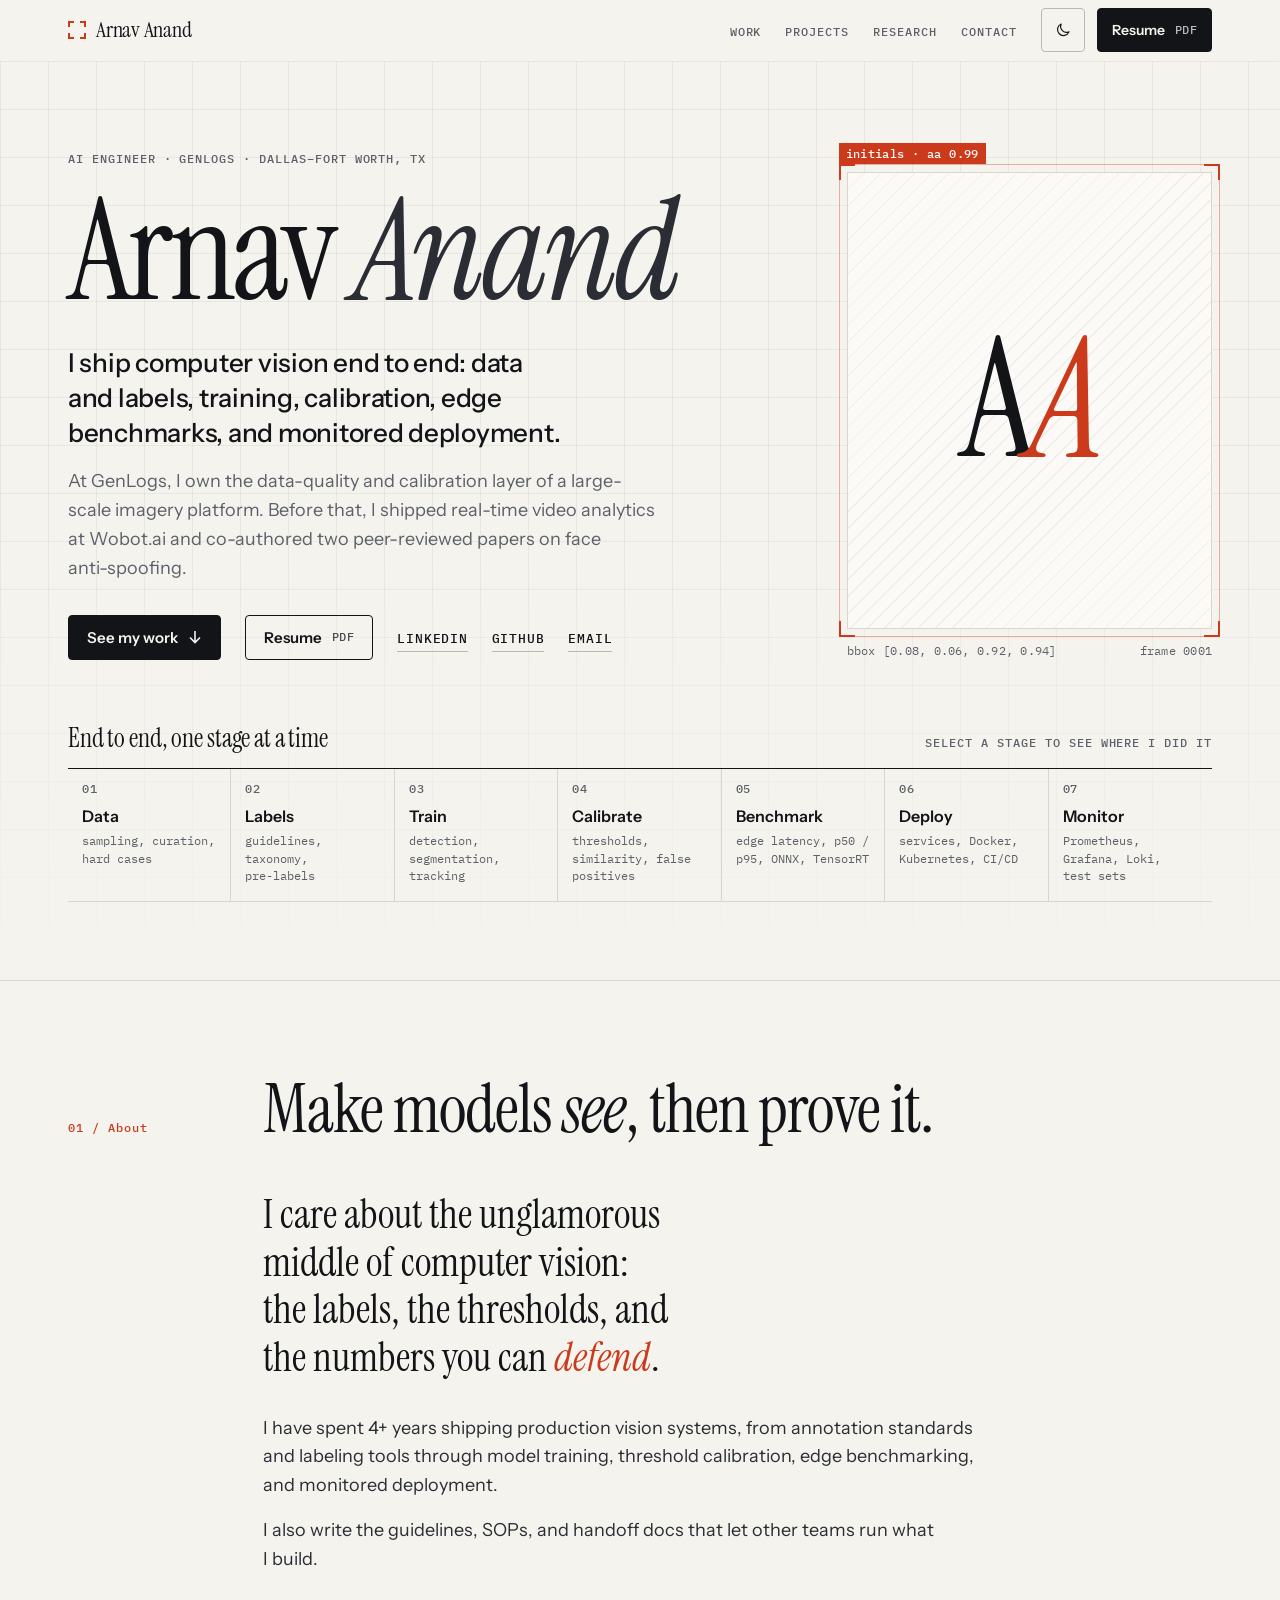
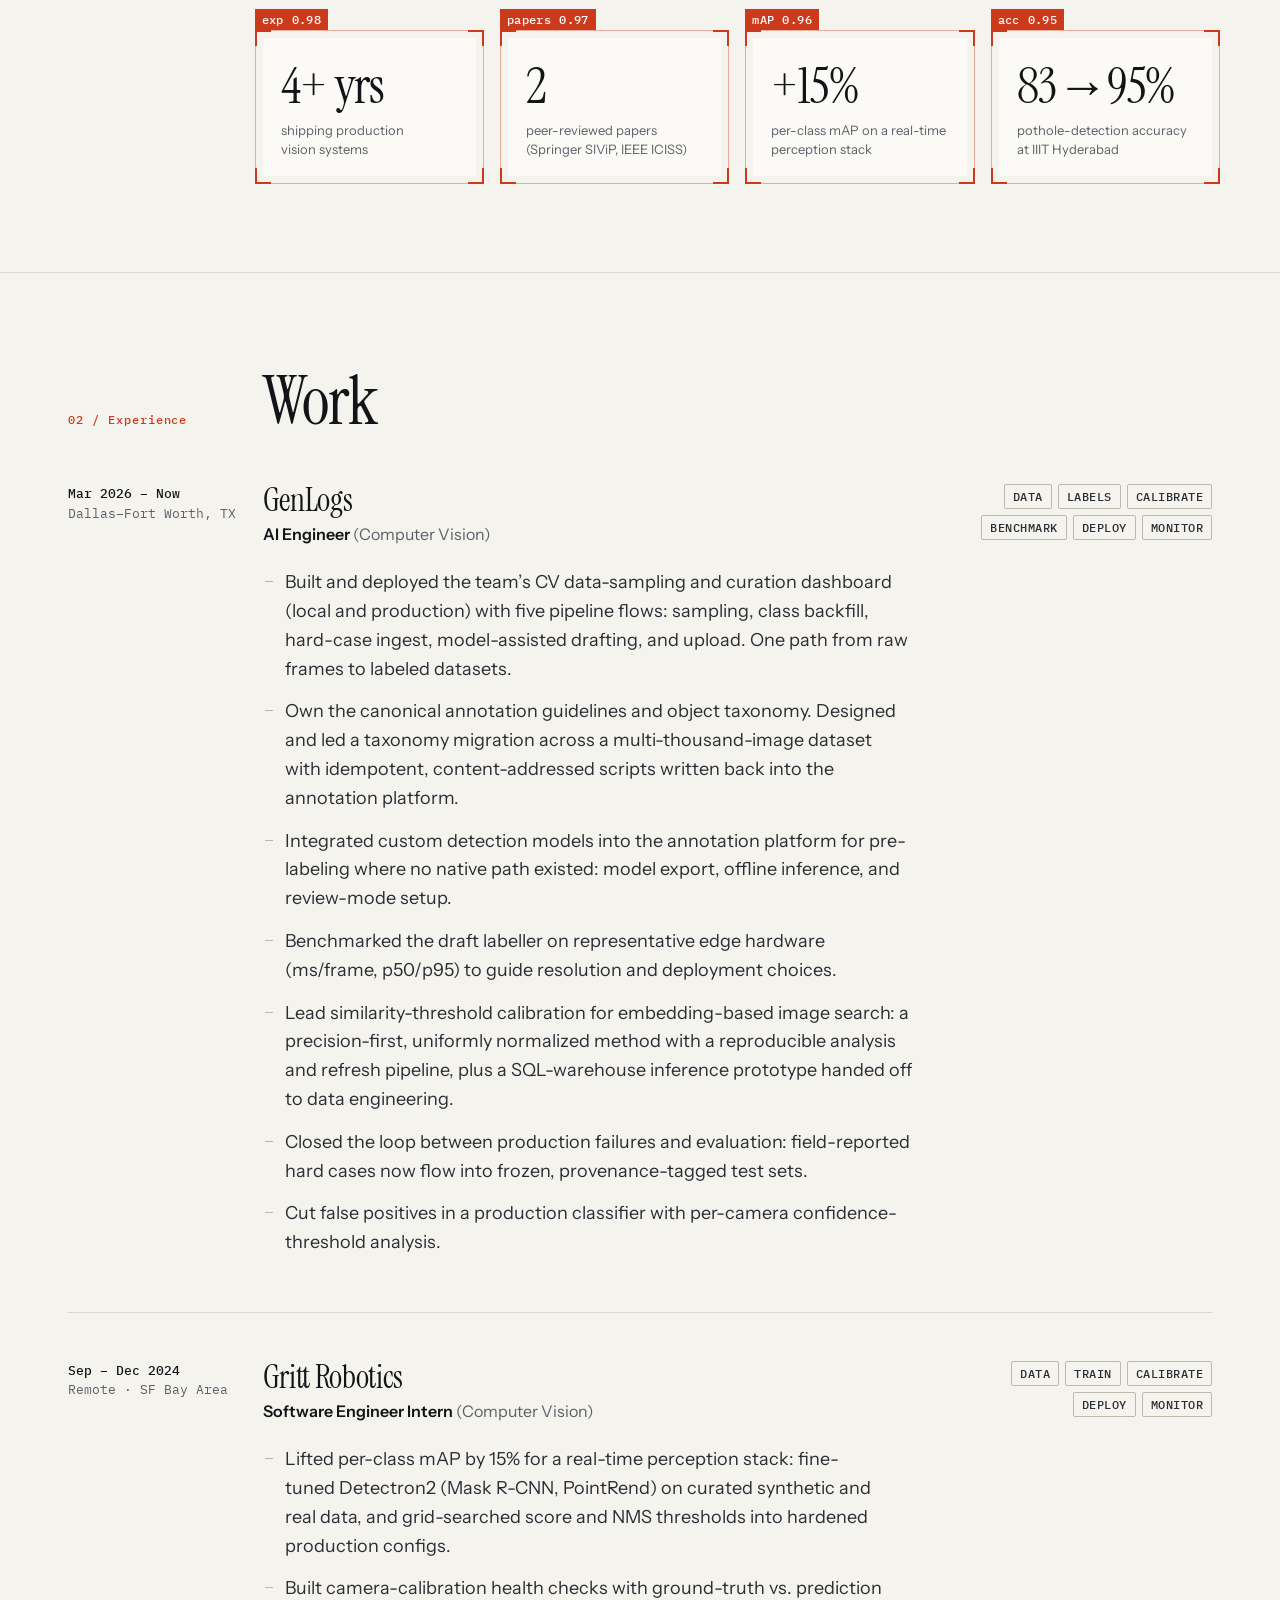
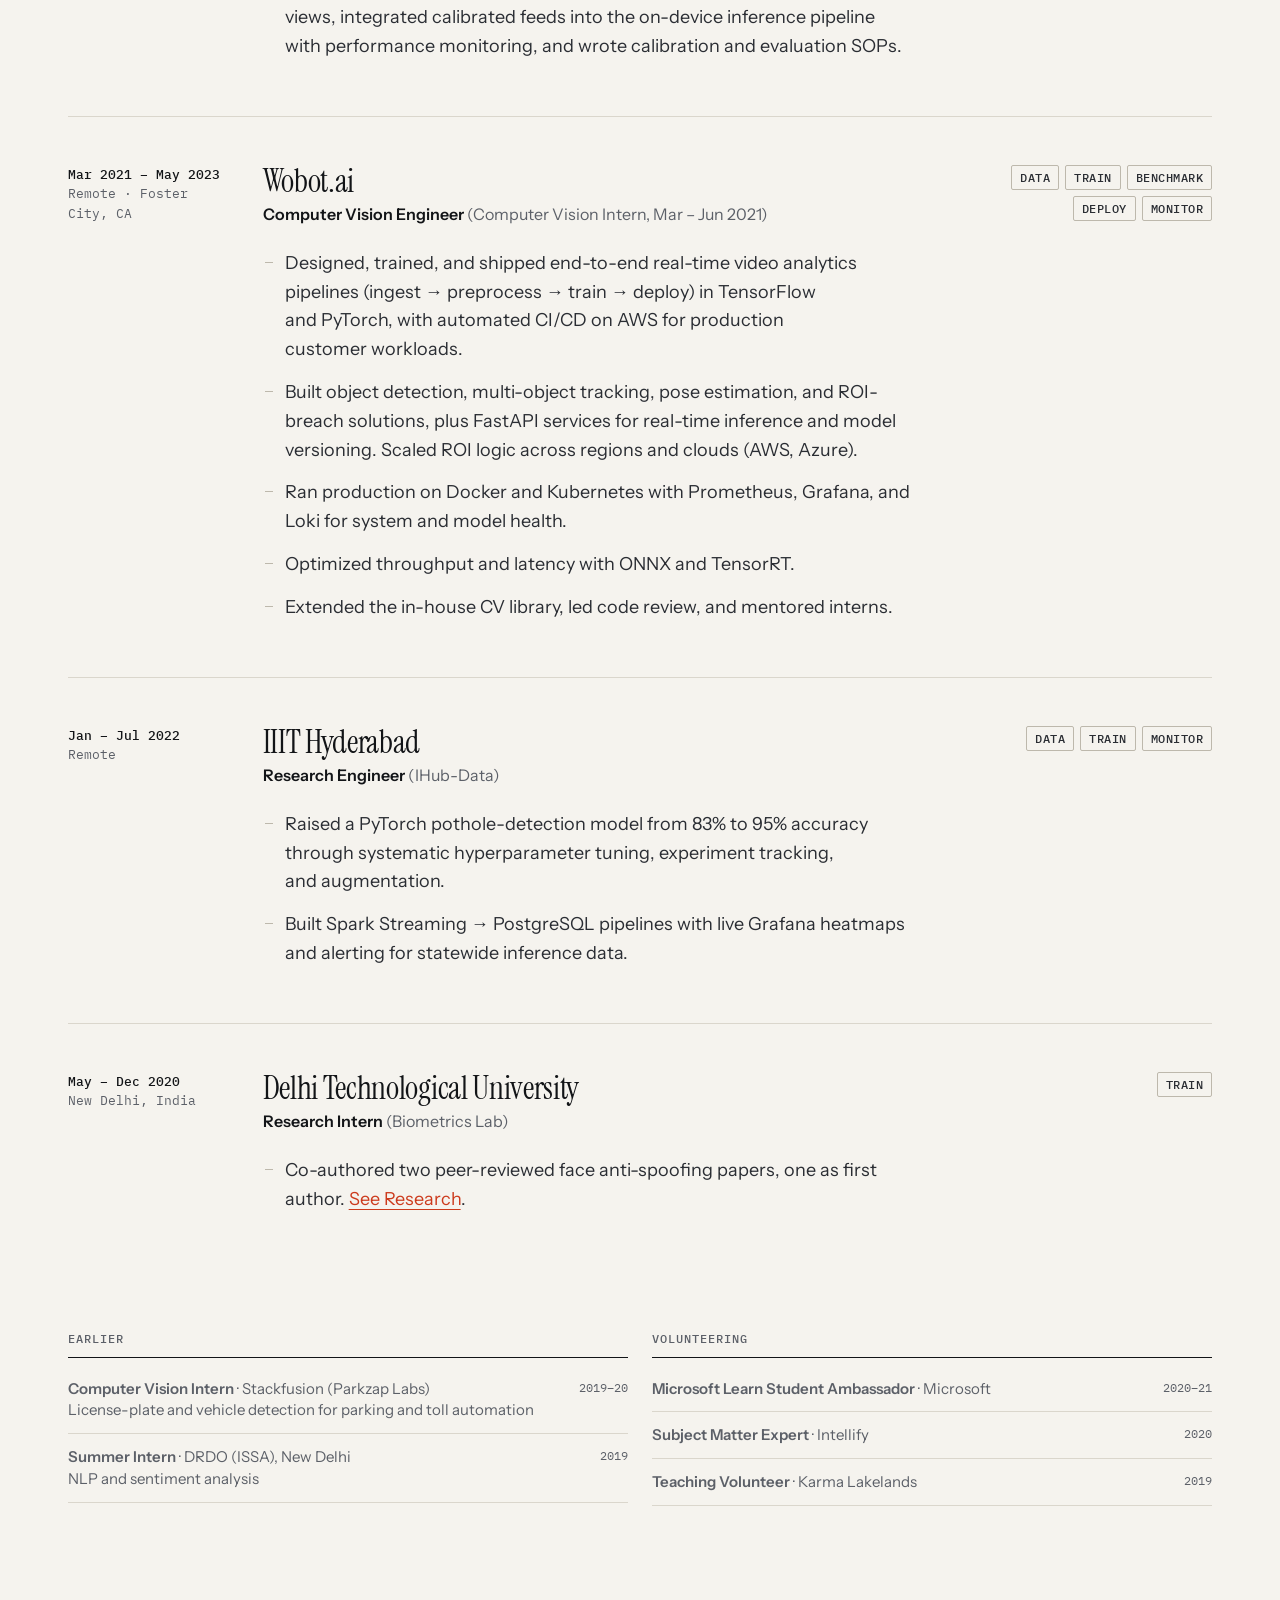
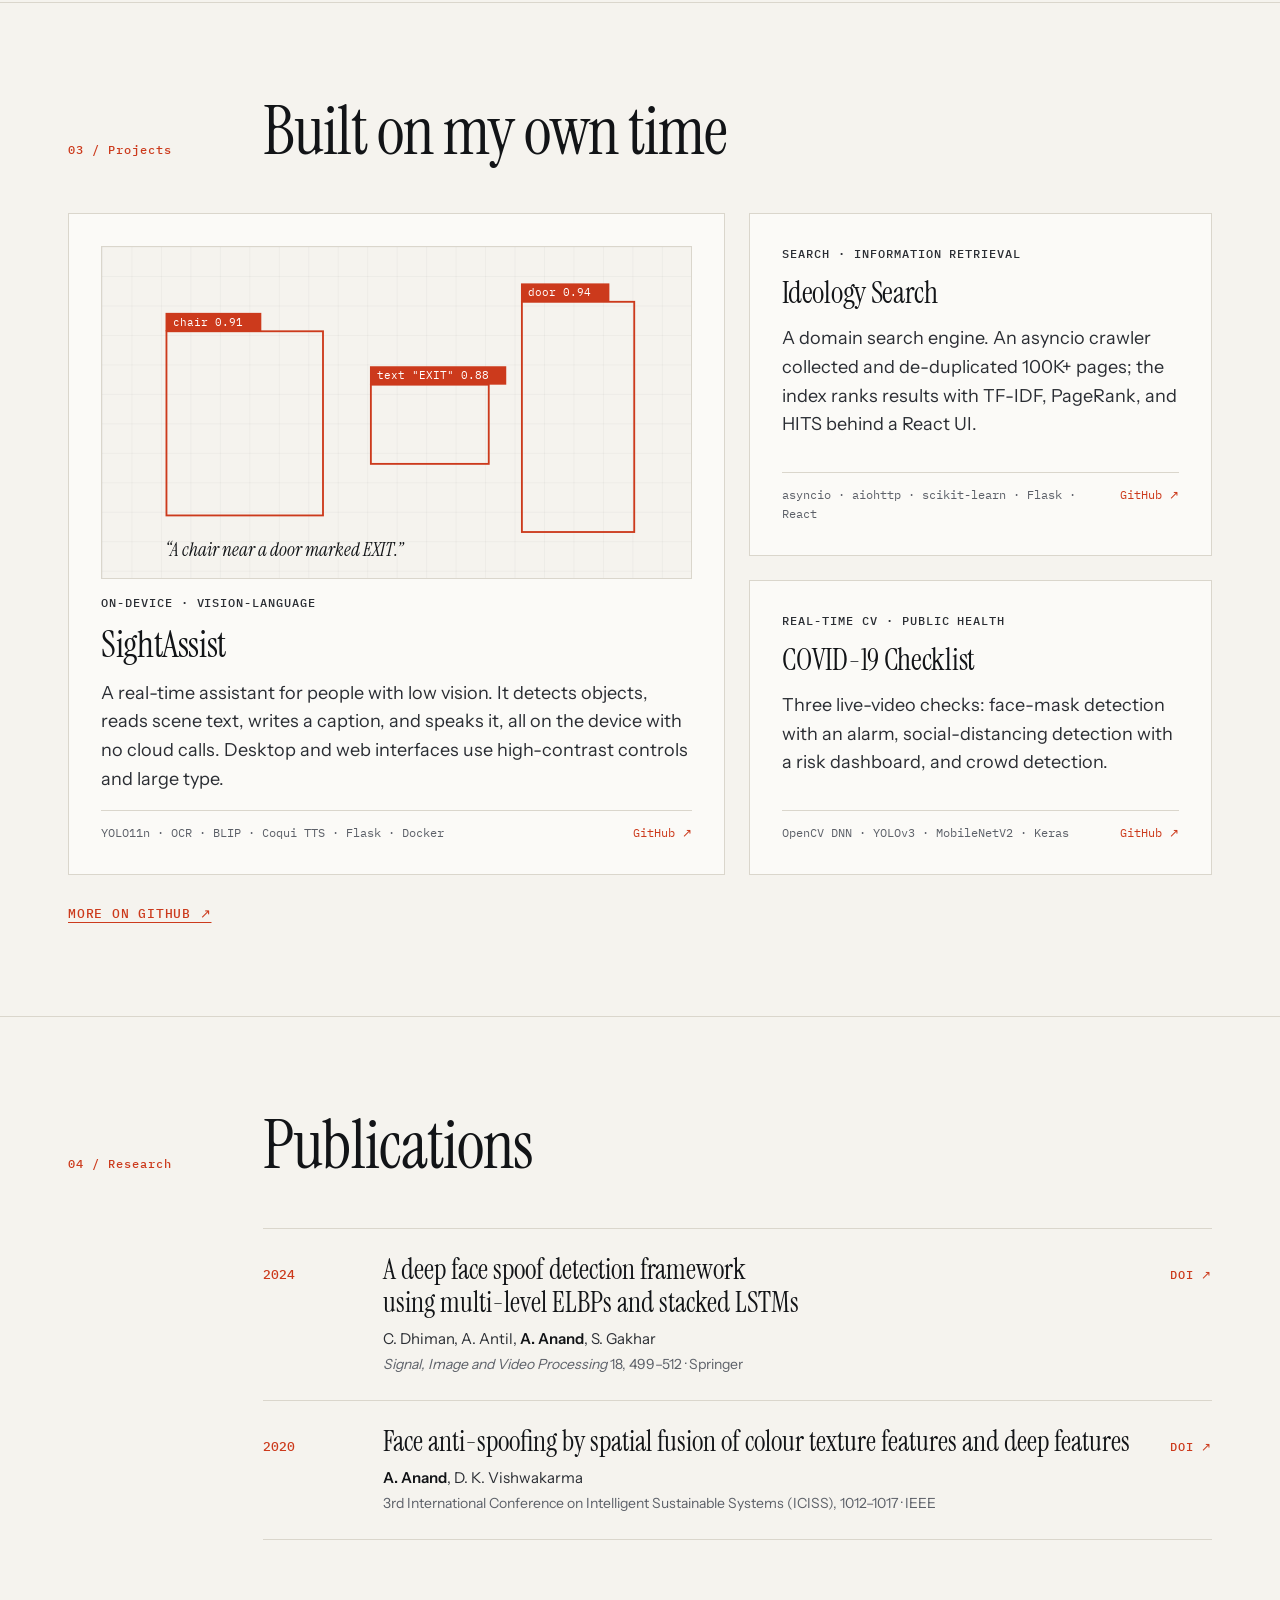
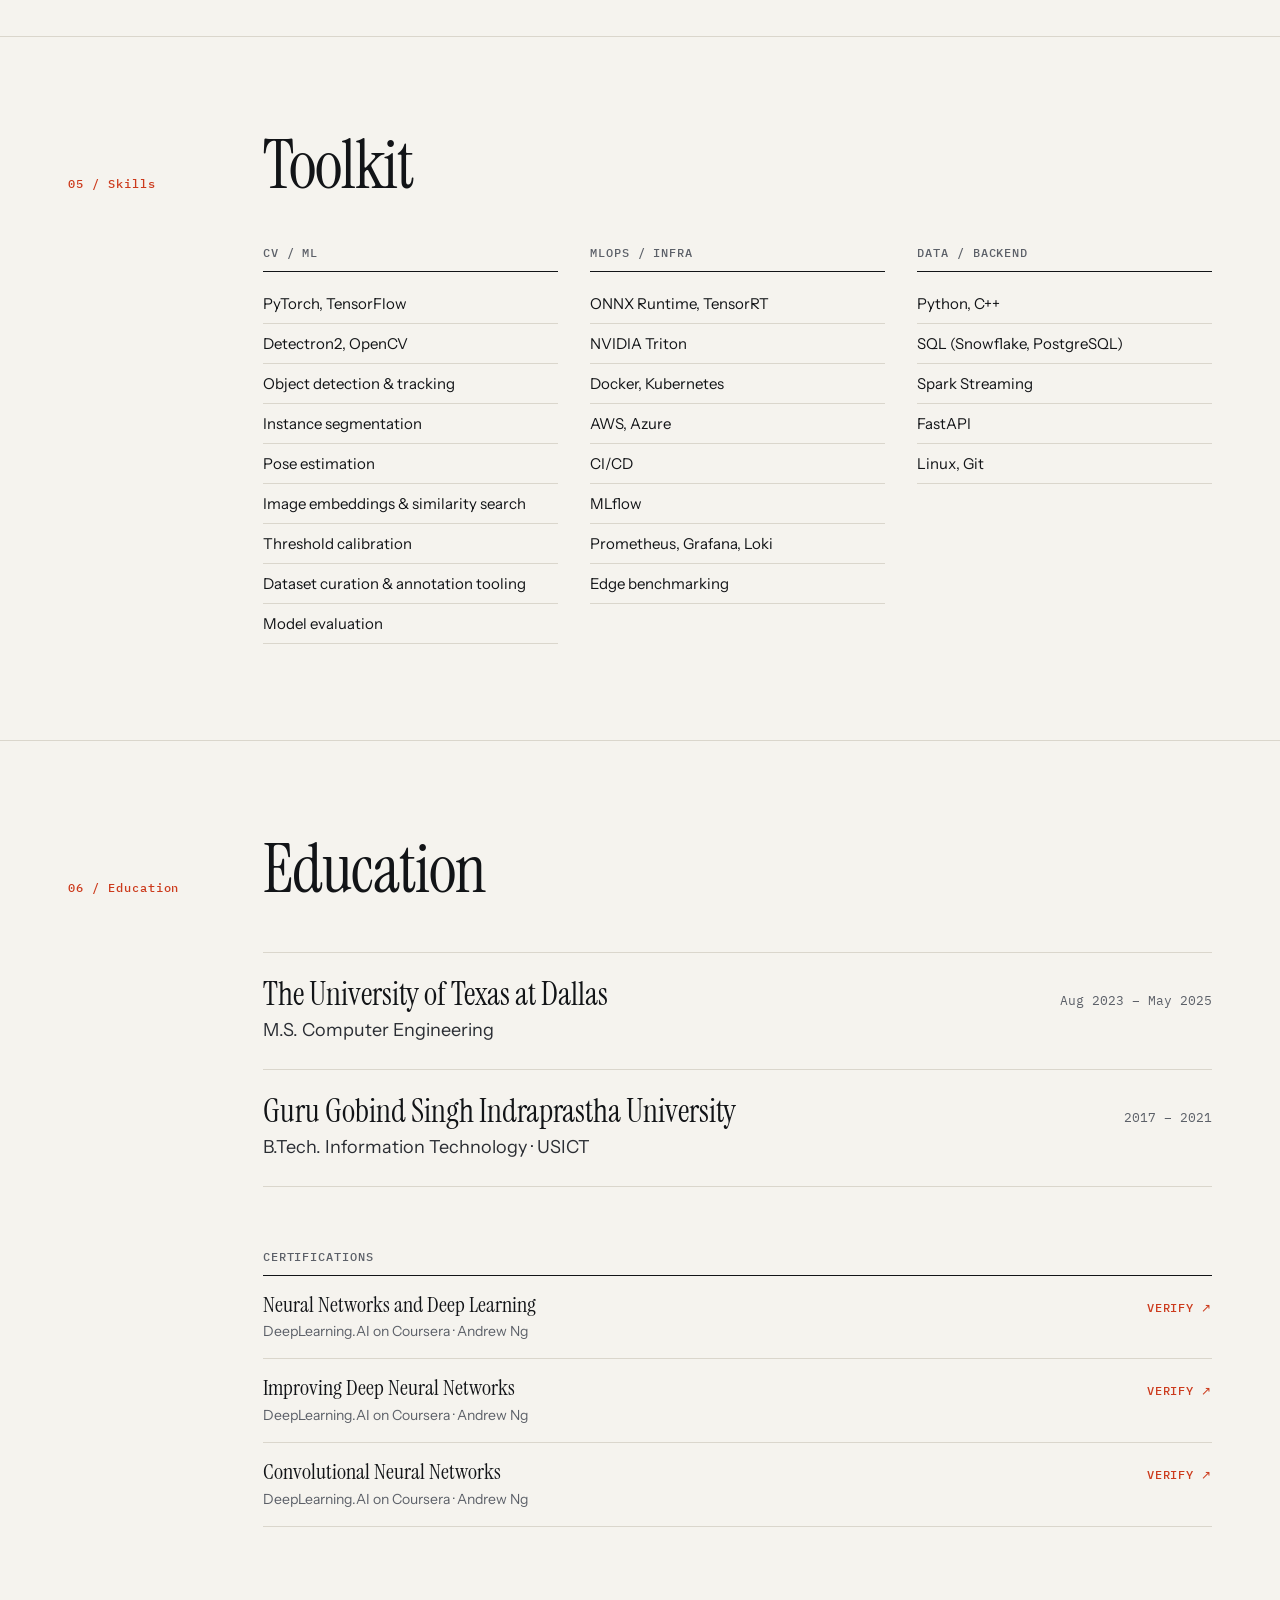
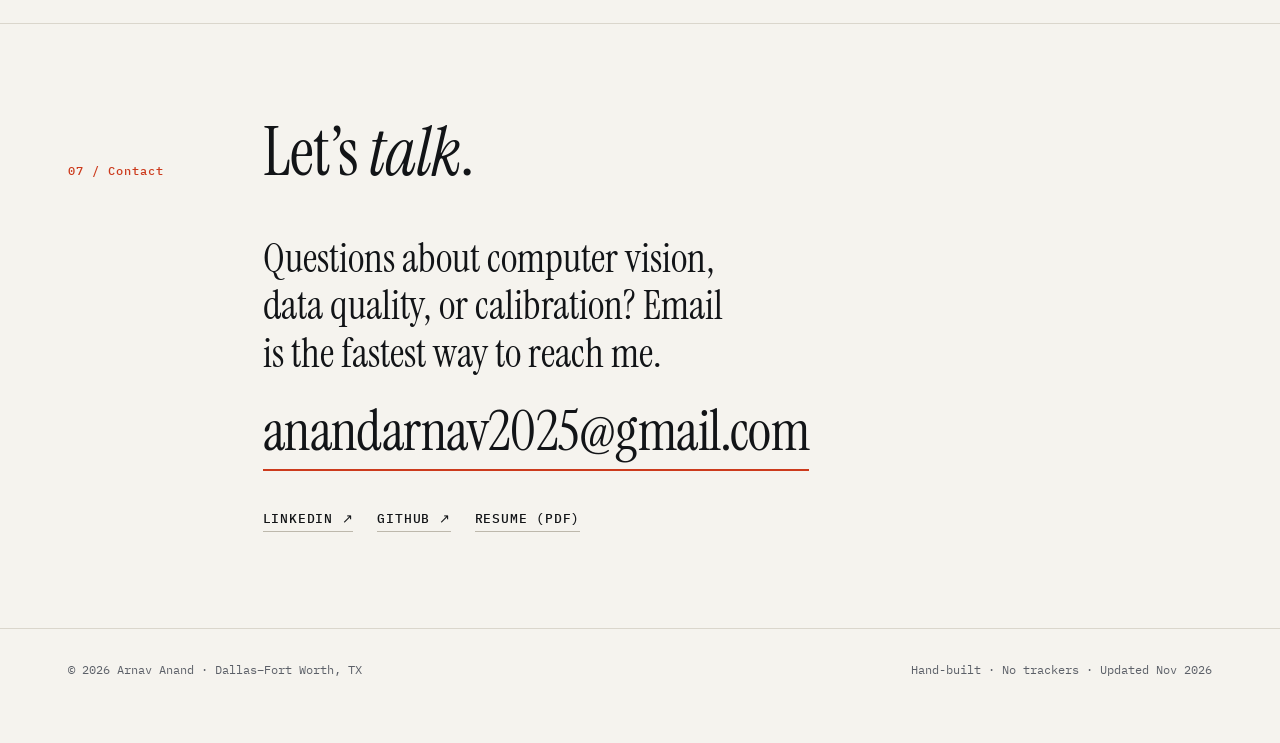
<file: index.html>
<!doctype html>
<html lang="en" class="no-js">
<head>
<meta charset="utf-8">
<meta name="viewport" content="width=device-width, initial-scale=1">
<title>Arnav Anand · AI Engineer (Computer Vision)</title>
<meta name="description" content="Arnav Anand is an AI engineer at GenLogs who ships computer vision end to end: data and labels, training, calibration, edge benchmarks, and monitored deployment.">
<link rel="canonical" href="https://argonarnav.github.io/">
<meta name="author" content="Arnav Anand">
<meta name="color-scheme" content="light dark">
<meta name="theme-color" content="#F5F3EE" media="(prefers-color-scheme: light)">
<meta name="theme-color" content="#0E1012" media="(prefers-color-scheme: dark)">

<meta property="og:type" content="profile">
<meta property="og:url" content="https://argonarnav.github.io/">
<meta property="og:site_name" content="Arnav Anand">
<meta property="og:title" content="Arnav Anand · AI Engineer (Computer Vision)">
<meta property="og:description" content="I ship computer vision end to end: data and labels, training, calibration, edge benchmarks, and monitored deployment.">
<meta property="og:image" content="https://argonarnav.github.io/assets/img/og-image.png">
<meta property="og:image:width" content="1200">
<meta property="og:image:height" content="630">
<meta property="og:image:alt" content="Arnav Anand, AI Engineer. I ship computer vision end to end.">
<meta property="profile:first_name" content="Arnav">
<meta property="profile:last_name" content="Anand">
<meta name="twitter:card" content="summary_large_image">
<meta name="twitter:title" content="Arnav Anand · AI Engineer (Computer Vision)">
<meta name="twitter:description" content="I ship computer vision end to end: data and labels, training, calibration, edge benchmarks, and monitored deployment.">
<meta name="twitter:image" content="https://argonarnav.github.io/assets/img/og-image.png">

<link rel="icon" href="/favicon.ico" sizes="32x32">
<link rel="icon" href="/assets/img/favicon.svg" type="image/svg+xml">
<link rel="apple-touch-icon" href="/assets/img/apple-touch-icon.png">

<link rel="preload" href="/assets/fonts/instrument-serif-400.woff2" as="font" type="font/woff2" crossorigin>
<link rel="preload" href="/assets/fonts/instrument-serif-400-italic.woff2" as="font" type="font/woff2" crossorigin>
<link rel="preload" href="/assets/fonts/instrument-sans-var.woff2" as="font" type="font/woff2" crossorigin>

<script>
  (function () {
    var r = document.documentElement;
    r.classList.remove('no-js'); r.classList.add('js');
    try { var t = localStorage.getItem('theme'); if (t === 'light' || t === 'dark') r.setAttribute('data-theme', t); } catch (e) {}
  })();
</script>
<link rel="stylesheet" href="/assets/css/site.css">
<script src="/assets/js/site.js" defer></script>

<script type="application/ld+json">
{
  "@context": "https://schema.org",
  "@type": "Person",
  "name": "Arnav Anand",
  "url": "https://argonarnav.github.io/",
  "jobTitle": "AI Engineer (Computer Vision)",
  "worksFor": { "@type": "Organization", "name": "GenLogs" },
  "alumniOf": [
    { "@type": "CollegeOrUniversity", "name": "The University of Texas at Dallas" },
    { "@type": "CollegeOrUniversity", "name": "Guru Gobind Singh Indraprastha University" }
  ],
  "address": { "@type": "PostalAddress", "addressLocality": "Dallas–Fort Worth", "addressRegion": "TX", "addressCountry": "US" },
  "email": "mailto:anandarnav2025@gmail.com",
  "sameAs": [
    "https://www.linkedin.com/in/arnav-anand-a6797714b/",
    "https://github.com/ArgonArnav"
  ],
  "knowsAbout": ["Computer vision", "Machine learning", "Object detection", "Annotation and data quality", "Threshold calibration", "Edge benchmarking", "MLOps"]
}
</script>
</head>
<body>
<a class="skip" href="#main">Skip to content</a>

<header class="site-header">
  <div class="wrap">
    <a class="wordmark" href="#top" aria-label="Arnav Anand, back to top">
      <svg viewBox="0 0 18 18" fill="none" aria-hidden="true"><path d="M1 6V1h5M12 1h5v5M17 12v5h-5M6 17H1v-5" stroke="currentColor" stroke-width="2"/></svg>
      Arnav Anand
    </a>
    <nav class="nav" aria-label="Main">
      <ul class="nav-links" id="nav-links">
        <li><a href="#work">Work</a></li>
        <li><a href="#projects">Projects</a></li>
        <li><a href="#research">Research</a></li>
        <li><a href="#contact">Contact</a></li>
        <li class="nav-resume"><a href="/Arnav_Anand_Resume.pdf">Resume (PDF)</a></li>
      </ul>
      <div class="nav-tools">
        <button class="icon-btn theme-toggle" type="button" aria-label="Switch color theme">
          <svg class="i-moon" viewBox="0 0 24 24" fill="none" aria-hidden="true"><path d="M20 14.5A8 8 0 0 1 9.5 4a8 8 0 1 0 10.5 10.5Z" stroke="currentColor" stroke-width="1.6" stroke-linejoin="round"/></svg>
          <svg class="i-sun" viewBox="0 0 24 24" fill="none" aria-hidden="true"><circle cx="12" cy="12" r="4" stroke="currentColor" stroke-width="1.6"/><path d="M12 2v2M12 20v2M2 12h2M20 12h2M4.9 4.9l1.4 1.4M17.7 17.7l1.4 1.4M4.9 19.1l1.4-1.4M17.7 6.3l1.4-1.4" stroke="currentColor" stroke-width="1.6" stroke-linecap="round"/></svg>
        </button>
        <a class="btn btn-primary btn-sm btn-resume" href="/Arnav_Anand_Resume.pdf">Resume <span class="k">PDF</span></a>
        <button class="icon-btn menu-btn" type="button" aria-expanded="false" aria-controls="nav-links" aria-label="Open menu">
          <svg class="i-menu" viewBox="0 0 24 24" fill="none" aria-hidden="true"><path d="M4 7h16M4 12h16M4 17h16" stroke="currentColor" stroke-width="1.6"/></svg>
          <svg class="i-close" viewBox="0 0 24 24" fill="none" aria-hidden="true"><path d="M6 6l12 12M18 6 6 18" stroke="currentColor" stroke-width="1.6"/></svg>
        </button>
      </div>
    </nav>
  </div>
</header>

<main id="main">
<!-- ============ HERO ============ -->
<section class="hero" id="top" aria-labelledby="hero-name">
  <div class="wrap hero-grid">
    <div class="hero-copy">
      <p class="overline">AI Engineer · GenLogs · Dallas–Fort Worth, TX</p>
      <h1 class="name" id="hero-name">Arnav <em>Anand</em></h1>
      <p class="statement">I ship computer vision end to end: data and labels, training, calibration, edge benchmarks, and monitored deployment.</p>
      <p class="sub">At GenLogs, I own the data-quality and calibration layer of a large-scale imagery platform. Before that, I shipped real-time video analytics at Wobot.ai and co-authored two peer-reviewed papers on face anti-spoofing.</p>
      <div class="cta">
        <a class="btn btn-primary" href="#work">See my work <svg width="14" height="14" viewBox="0 0 14 14" fill="none" aria-hidden="true"><path d="M7 1v11M2 7.5 7 12.5l5-5" stroke="currentColor" stroke-width="1.6"/></svg></a>
        <a class="btn btn-secondary" href="/Arnav_Anand_Resume.pdf">Resume <span class="k">PDF</span></a>
        <ul class="links" aria-label="Profiles">
          <li><a href="https://www.linkedin.com/in/arnav-anand-a6797714b/" rel="me noopener">LinkedIn</a></li>
          <li><a href="https://github.com/ArgonArnav" rel="me noopener">GitHub</a></li>
          <li><a href="mailto:anandarnav2025@gmail.com">Email</a></li>
        </ul>
      </div>
    </div>
    <figure class="hero-figure">
      <div class="det js-det">
        <span class="det-label" aria-hidden="true">initials · aa <span class="conf" data-conf="0.99">0.99</span></span>
        <div class="frame">
          <div class="monogram" aria-hidden="true"><span>A<em>A</em></span></div>
        </div>
      </div>
      <figcaption class="frame-cap" aria-hidden="true"><span>bbox [0.08, 0.06, 0.92, 0.94]</span><span>frame 0001</span></figcaption>
    </figure>
  </div>

  <div class="wrap pipe">
    <div class="pipe-head">
      <h2>End to end, one stage at a time</h2>
      <span class="overline">Select a stage to see where I did it</span>
    </div>
    <ol class="pipe-list">
      <li><button class="stage" type="button" aria-pressed="false" data-stage="data"><span class="i">01</span><span class="t">Data</span><span class="d">sampling, curation, hard cases</span></button></li>
      <li><button class="stage" type="button" aria-pressed="false" data-stage="labels"><span class="i">02</span><span class="t">Labels</span><span class="d">guidelines, taxonomy, pre-labels</span></button></li>
      <li><button class="stage" type="button" aria-pressed="false" data-stage="train"><span class="i">03</span><span class="t">Train</span><span class="d">detection, segmentation, tracking</span></button></li>
      <li><button class="stage" type="button" aria-pressed="false" data-stage="calibrate"><span class="i">04</span><span class="t">Calibrate</span><span class="d">thresholds, similarity, false positives</span></button></li>
      <li><button class="stage" type="button" aria-pressed="false" data-stage="benchmark"><span class="i">05</span><span class="t">Benchmark</span><span class="d">edge latency, p50 / p95, ONNX, TensorRT</span></button></li>
      <li><button class="stage" type="button" aria-pressed="false" data-stage="deploy"><span class="i">06</span><span class="t">Deploy</span><span class="d">services, Docker, Kubernetes, CI/CD</span></button></li>
      <li><button class="stage" type="button" aria-pressed="false" data-stage="monitor"><span class="i">07</span><span class="t">Monitor</span><span class="d">Prometheus, Grafana, Loki, test sets</span></button></li>
    </ol>
    <p class="pipe-note" id="pipe-note" role="status" aria-live="polite"></p>
  </div>
</section>

<!-- ============ 01 ABOUT ============ -->
<section class="sec" id="about" aria-labelledby="about-title">
  <div class="wrap">
    <div class="sec-head"><span class="num">01 / About</span><h2 id="about-title">Make models <em>see</em>, then prove it.</h2></div>
    <div class="sec-body">
      <div>
        <p class="lede">I care about the unglamorous middle of computer vision: the labels, the thresholds, and the numbers you can <em>defend</em>.</p>
        <div class="about-text">
          <p>I have spent 4+ years shipping production vision systems, from annotation standards and labeling tools through model training, threshold calibration, edge benchmarking, and monitored deployment.</p>
          <p>I also write the guidelines, SOPs, and handoff docs that let other teams run what I build.</p>
        </div>
        <ul class="metrics">
          <li class="metric det js-det"><span class="det-label" aria-hidden="true">exp <span class="conf" data-conf="0.98">0.98</span></span><div class="v">4+ yrs</div><div class="k">shipping production vision systems</div></li>
          <li class="metric det js-det"><span class="det-label" aria-hidden="true">papers <span class="conf" data-conf="0.97">0.97</span></span><div class="v">2</div><div class="k">peer-reviewed papers (Springer SIViP, IEEE ICISS)</div></li>
          <li class="metric det js-det"><span class="det-label" aria-hidden="true">mAP <span class="conf" data-conf="0.96">0.96</span></span><div class="v">+15%</div><div class="k">per-class mAP on a real-time perception stack</div></li>
          <li class="metric det js-det"><span class="det-label" aria-hidden="true">acc <span class="conf" data-conf="0.95">0.95</span></span><div class="v">83→95%</div><div class="k">pothole-detection accuracy at IIIT Hyderabad</div></li>
        </ul>
      </div>
    </div>
  </div>
</section>

<!-- ============ 02 EXPERIENCE ============ -->
<section class="sec" id="work" aria-labelledby="work-title">
  <div class="wrap">
    <div class="sec-head"><span class="num">02 / Experience</span><h2 id="work-title">Work</h2></div>
    <div class="filter-status" id="filter-status" hidden>
      <span id="filter-text"></span>
      <button class="chip" type="button" id="filter-clear">Clear ×</button>
    </div>
    <ol class="tl">
      <li class="job">
        <div class="when"><b>Mar 2026 – Now</b>Dallas–Fort Worth, TX</div>
        <div class="what">
          <h3>GenLogs</h3>
          <p class="role">AI Engineer <span>(Computer Vision)</span></p>
          <ul class="bullets">
            <li data-stages="data deploy">Built and deployed the team’s CV data-sampling and curation dashboard (local and production) with five pipeline flows: sampling, class backfill, hard-case ingest, model-assisted drafting, and upload. One path from raw frames to labeled datasets.</li>
            <li data-stages="labels">Own the canonical annotation guidelines and object taxonomy. Designed and led a taxonomy migration across a multi-thousand-image dataset with idempotent, content-addressed scripts written back into the annotation platform.</li>
            <li data-stages="labels deploy">Integrated custom detection models into the annotation platform for pre-labeling where no native path existed: model export, offline inference, and review-mode setup.</li>
            <li data-stages="benchmark">Benchmarked the draft labeller on representative edge hardware (ms/frame, p50/p95) to guide resolution and deployment choices.</li>
            <li data-stages="calibrate">Lead similarity-threshold calibration for embedding-based image search: a precision-first, uniformly normalized method with a reproducible analysis and refresh pipeline, plus a SQL-warehouse inference prototype handed off to data engineering.</li>
            <li data-stages="data monitor">Closed the loop between production failures and evaluation: field-reported hard cases now flow into frozen, provenance-tagged test sets.</li>
            <li data-stages="calibrate monitor">Cut false positives in a production classifier with per-camera confidence-threshold analysis.</li>
          </ul>
        </div>
        <div class="tags"><span class="chip" data-stage="data">Data</span><span class="chip" data-stage="labels">Labels</span><span class="chip" data-stage="calibrate">Calibrate</span><span class="chip" data-stage="benchmark">Benchmark</span><span class="chip" data-stage="deploy">Deploy</span><span class="chip" data-stage="monitor">Monitor</span></div>
      </li>

      <li class="job">
        <div class="when"><b>Sep – Dec 2024</b>Remote · SF Bay Area</div>
        <div class="what">
          <h3>Gritt Robotics</h3>
          <p class="role">Software Engineer Intern <span>(Computer Vision)</span></p>
          <ul class="bullets">
            <li data-stages="data train calibrate">Lifted per-class mAP by 15% for a real-time perception stack: fine-tuned Detectron2 (Mask R-CNN, PointRend) on curated synthetic and real data, and grid-searched score and NMS thresholds into hardened production configs.</li>
            <li data-stages="deploy monitor">Built camera-calibration health checks with ground-truth vs. prediction views, integrated calibrated feeds into the on-device inference pipeline with performance monitoring, and wrote calibration and evaluation SOPs.</li>
          </ul>
        </div>
        <div class="tags"><span class="chip" data-stage="data">Data</span><span class="chip" data-stage="train">Train</span><span class="chip" data-stage="calibrate">Calibrate</span><span class="chip" data-stage="deploy">Deploy</span><span class="chip" data-stage="monitor">Monitor</span></div>
      </li>

      <li class="job">
        <div class="when"><b>Mar 2021 – May 2023</b>Remote · Foster City, CA</div>
        <div class="what">
          <h3>Wobot.ai</h3>
          <p class="role">Computer Vision Engineer <span>(Computer Vision Intern, Mar – Jun 2021)</span></p>
          <ul class="bullets">
            <li data-stages="data train deploy">Designed, trained, and shipped end-to-end real-time video analytics pipelines (ingest → preprocess → train → deploy) in TensorFlow and PyTorch, with automated CI/CD on AWS for production customer workloads.</li>
            <li data-stages="train deploy">Built object detection, multi-object tracking, pose estimation, and ROI-breach solutions, plus FastAPI services for real-time inference and model versioning. Scaled ROI logic across regions and clouds (AWS, Azure).</li>
            <li data-stages="deploy monitor">Ran production on Docker and Kubernetes with Prometheus, Grafana, and Loki for system and model health.</li>
            <li data-stages="benchmark">Optimized throughput and latency with ONNX and TensorRT.</li>
            <li>Extended the in-house CV library, led code review, and mentored interns.</li>
          </ul>
        </div>
        <div class="tags"><span class="chip" data-stage="data">Data</span><span class="chip" data-stage="train">Train</span><span class="chip" data-stage="benchmark">Benchmark</span><span class="chip" data-stage="deploy">Deploy</span><span class="chip" data-stage="monitor">Monitor</span></div>
      </li>

      <li class="job">
        <div class="when"><b>Jan – Jul 2022</b>Remote</div>
        <div class="what">
          <h3>IIIT Hyderabad</h3>
          <p class="role">Research Engineer <span>(IHub-Data)</span></p>
          <ul class="bullets">
            <li data-stages="train">Raised a PyTorch pothole-detection model from 83% to 95% accuracy through systematic hyperparameter tuning, experiment tracking, and augmentation.</li>
            <li data-stages="data monitor">Built Spark Streaming → PostgreSQL pipelines with live Grafana heatmaps and alerting for statewide inference data.</li>
          </ul>
        </div>
        <div class="tags"><span class="chip" data-stage="data">Data</span><span class="chip" data-stage="train">Train</span><span class="chip" data-stage="monitor">Monitor</span></div>
      </li>

      <li class="job">
        <div class="when"><b>May – Dec 2020</b>New Delhi, India</div>
        <div class="what">
          <h3>Delhi Technological University</h3>
          <p class="role">Research Intern <span>(Biometrics Lab)</span></p>
          <ul class="bullets">
            <li data-stages="train">Co-authored two peer-reviewed face anti-spoofing papers, one as first author. <a class="tlink" href="#research">See Research</a>.</li>
          </ul>
        </div>
        <div class="tags"><span class="chip" data-stage="train">Train</span></div>
      </li>
    </ol>

    <div class="mini">
      <div class="mini-col">
        <h3>Earlier</h3>
        <ul>
          <li><span><b>Computer Vision Intern</b> · Stackfusion (Parkzap Labs) <br><span>License-plate and vehicle detection for parking and toll automation</span></span><span class="yr">2019–20</span></li>
          <li><span><b>Summer Intern</b> · DRDO (ISSA), New Delhi <br><span>NLP and sentiment analysis</span></span><span class="yr">2019</span></li>
        </ul>
      </div>
      <div class="mini-col">
        <h3>Volunteering</h3>
        <ul>
          <li><span><b>Microsoft Learn Student Ambassador</b> · Microsoft</span><span class="yr">2020–21</span></li>
          <li><span><b>Subject Matter Expert</b> · Intellify</span><span class="yr">2020</span></li>
          <li><span><b>Teaching Volunteer</b> · Karma Lakelands</span><span class="yr">2019</span></li>
        </ul>
      </div>
    </div>
  </div>
</section>

<!-- ============ 03 PROJECTS ============ -->
<section class="sec" id="projects" aria-labelledby="projects-title">
  <div class="wrap">
    <div class="sec-head"><span class="num">03 / Projects</span><h2 id="projects-title">Built on my own time</h2></div>
    <div class="projects">
      <article class="proj lg">
        <div class="viz" aria-hidden="true">
          <svg viewBox="0 0 640 360" preserveAspectRatio="xMidYMid slice">
            <defs><pattern id="pgrid" width="32" height="32" patternUnits="userSpaceOnUse"><path d="M32 0H0V32" fill="none" stroke="currentColor" stroke-opacity=".08"/></pattern></defs>
            <rect width="640" height="360" fill="url(#pgrid)"/>
            <g fill="none" stroke="var(--accent)" stroke-width="2"><rect x="70" y="92" width="170" height="200"/><rect x="292" y="150" width="128" height="86"/><rect x="456" y="60" width="122" height="250"/></g>
            <g font-family="IBM Plex Mono, monospace" font-size="12" fill="var(--on-accent)">
              <rect x="69" y="72" width="104" height="20" fill="var(--accent)"/><text x="77" y="86">chair 0.91</text>
              <rect x="291" y="130" width="148" height="20" fill="var(--accent)"/><text x="299" y="144">text "EXIT" 0.88</text>
              <rect x="455" y="40" width="96" height="20" fill="var(--accent)"/><text x="463" y="54">door 0.94</text>
            </g>
            <text x="70" y="336" font-family="Instrument Serif, Georgia, serif" font-style="italic" font-size="21" fill="currentColor">“A chair near a door marked EXIT.”</text>
          </svg>
        </div>
        <p class="overline">On-device · vision-language</p>
        <h3><a href="https://github.com/ArgonArnav/SightAssist" rel="noopener">SightAssist</a></h3>
        <p>A real-time assistant for people with low vision. It detects objects, reads scene text, writes a caption, and speaks it, all on the device with no cloud calls. Desktop and web interfaces use high-contrast controls and large type.</p>
        <div class="spec"><span>YOLO11n · OCR · BLIP · Coqui TTS · Flask · Docker</span><span class="go" aria-hidden="true">GitHub ↗</span></div>
      </article>
      <article class="proj sm">
        <p class="overline">Search · information retrieval</p>
        <h3><a href="https://github.com/ArgonArnav/Ideology-Search" rel="noopener">Ideology Search</a></h3>
        <p>A domain search engine. An asyncio crawler collected and de-duplicated 100K+ pages; the index ranks results with TF-IDF, PageRank, and HITS behind a React UI.</p>
        <div class="spec"><span>asyncio · aiohttp · scikit-learn · Flask · React</span><span class="go" aria-hidden="true">GitHub ↗</span></div>
      </article>
      <article class="proj sm">
        <p class="overline">Real-time CV · public health</p>
        <h3><a href="https://github.com/ArgonArnav/COVID-19_Checklist" rel="noopener">COVID-19 Checklist</a></h3>
        <p>Three live-video checks: face-mask detection with an alarm, social-distancing detection with a risk dashboard, and crowd detection.</p>
        <div class="spec"><span>OpenCV DNN · YOLOv3 · MobileNetV2 · Keras</span><span class="go" aria-hidden="true">GitHub ↗</span></div>
      </article>
    </div>
    <p class="more"><a class="tlink" href="https://github.com/ArgonArnav?tab=repositories" rel="noopener">More on GitHub ↗</a></p>
  </div>
</section>

<!-- ============ 04 RESEARCH ============ -->
<section class="sec" id="research" aria-labelledby="research-title">
  <div class="wrap">
    <div class="sec-head"><span class="num">04 / Research</span><h2 id="research-title">Publications</h2></div>
    <div class="sec-body">
      <ol class="pubs">
        <li class="pub">
          <span class="yr">2024</span>
          <div>
            <h3>A deep face spoof detection framework using multi-level ELBPs and stacked LSTMs</h3>
            <p class="authors">C. Dhiman, A. Antil, <b>A. Anand</b>, S. Gakhar</p>
            <p class="venue"><i>Signal, Image and Video Processing</i> 18, 499–512 · Springer</p>
          </div>
          <a class="doi" href="https://doi.org/10.1007/s11760-024-03169-2" rel="noopener">DOI ↗</a>
        </li>
        <li class="pub">
          <span class="yr">2020</span>
          <div>
            <h3>Face anti-spoofing by spatial fusion of colour texture features and deep features</h3>
            <p class="authors"><b>A. Anand</b>, D. K. Vishwakarma</p>
            <p class="venue">3rd International Conference on Intelligent Sustainable Systems (ICISS), 1012–1017 · IEEE</p>
          </div>
          <a class="doi" href="https://doi.org/10.1109/ICISS49785.2020.9316017" rel="noopener">DOI ↗</a>
        </li>
      </ol>
    </div>
  </div>
</section>

<!-- ============ 05 SKILLS ============ -->
<section class="sec" id="skills" aria-labelledby="skills-title">
  <div class="wrap">
    <div class="sec-head"><span class="num">05 / Skills</span><h2 id="skills-title">Toolkit</h2></div>
    <div class="sec-body">
      <div class="skills">
        <div>
          <h3>CV / ML</h3>
          <ul>
            <li>PyTorch, TensorFlow</li>
            <li>Detectron2, OpenCV</li>
            <li>Object detection &amp; tracking</li>
            <li>Instance segmentation</li>
            <li>Pose estimation</li>
            <li>Image embeddings &amp; similarity search</li>
            <li>Threshold calibration</li>
            <li>Dataset curation &amp; annotation tooling</li>
            <li>Model evaluation</li>
          </ul>
        </div>
        <div>
          <h3>MLOps / Infra</h3>
          <ul>
            <li>ONNX Runtime, TensorRT</li>
            <li>NVIDIA Triton</li>
            <li>Docker, Kubernetes</li>
            <li>AWS, Azure</li>
            <li>CI/CD</li>
            <li>MLflow</li>
            <li>Prometheus, Grafana, Loki</li>
            <li>Edge benchmarking</li>
          </ul>
        </div>
        <div>
          <h3>Data / Backend</h3>
          <ul>
            <li>Python, C++</li>
            <li>SQL (Snowflake, PostgreSQL)</li>
            <li>Spark Streaming</li>
            <li>FastAPI</li>
            <li>Linux, Git</li>
          </ul>
        </div>
      </div>
    </div>
  </div>
</section>

<!-- ============ 06 EDUCATION ============ -->
<section class="sec" id="education" aria-labelledby="education-title">
  <div class="wrap">
    <div class="sec-head"><span class="num">06 / Education</span><h2 id="education-title">Education</h2></div>
    <div class="sec-body">
      <div>
        <ul class="edu">
          <li>
            <div><h3>The University of Texas at Dallas</h3><p>M.S. Computer Engineering</p></div>
            <span class="yr">Aug 2023 – May 2025</span>
          </li>
          <li>
            <div><h3>Guru Gobind Singh Indraprastha University</h3><p>B.Tech. Information Technology · USICT</p></div>
            <span class="yr">2017 – 2021</span>
          </li>
        </ul>
        <div class="certs">
          <h3>Certifications</h3>
          <ul class="cert-list">
            <li><div><b>Neural Networks and Deep Learning</b><span>DeepLearning.AI on Coursera · Andrew Ng</span></div><a class="doi" href="https://www.coursera.org/account/accomplishments/certificate/FDK6TQNFLHYL" rel="noopener">Verify ↗</a></li>
            <li><div><b>Improving Deep Neural Networks</b><span>DeepLearning.AI on Coursera · Andrew Ng</span></div><a class="doi" href="https://www.coursera.org/account/accomplishments/certificate/TUWBKXM8F5KD" rel="noopener">Verify ↗</a></li>
            <li><div><b>Convolutional Neural Networks</b><span>DeepLearning.AI on Coursera · Andrew Ng</span></div><a class="doi" href="https://www.coursera.org/api/certificate.v1/pdf/YK2BDVYB86K3" rel="noopener">Verify ↗</a></li>
          </ul>
        </div>
      </div>
    </div>
  </div>
</section>

<!-- ============ 07 CONTACT ============ -->
<section class="sec contact" id="contact" aria-labelledby="contact-title">
  <div class="wrap">
    <div class="sec-head"><span class="num">07 / Contact</span><h2 id="contact-title">Let’s <em>talk</em>.</h2></div>
    <div class="sec-body">
      <div>
        <p class="lede">Questions about computer vision, data quality, or calibration? Email is the fastest way to reach me.</p>
        <a class="email" href="mailto:anandarnav2025@gmail.com">anandarnav2025@gmail.com</a>
        <ul class="links" aria-label="More ways to connect">
          <li><a href="https://www.linkedin.com/in/arnav-anand-a6797714b/" rel="me noopener">LinkedIn ↗</a></li>
          <li><a href="https://github.com/ArgonArnav" rel="me noopener">GitHub ↗</a></li>
          <li><a href="/Arnav_Anand_Resume.pdf">Resume (PDF)</a></li>
        </ul>
      </div>
    </div>
  </div>
</section>
</main>

<footer class="site-footer">
  <div class="wrap">
    <span>© 2026 Arnav Anand · Dallas–Fort Worth, TX</span>
    <span>Hand-built · No trackers · Updated Nov 2026</span>
  </div>
</footer>
</body>
</html>
</file>
<file: assets/css/site.css>
/* argonarnav.github.io — "Annotated Editorial". Tokens and rules: see DESIGN.md */

/* ---------- Fonts (self-hosted, OFL) ---------- */
@font-face{font-family:"Instrument Serif";src:url("../fonts/instrument-serif-400.woff2") format("woff2");font-weight:400;font-style:normal;font-display:swap}
@font-face{font-family:"Instrument Serif";src:url("../fonts/instrument-serif-400-italic.woff2") format("woff2");font-weight:400;font-style:italic;font-display:swap}
@font-face{font-family:"Instrument Sans";src:url("../fonts/instrument-sans-var.woff2") format("woff2-variations"),url("../fonts/instrument-sans-var.woff2") format("woff2");font-weight:400 700;font-style:normal;font-display:swap}
@font-face{font-family:"IBM Plex Mono";src:url("../fonts/ibm-plex-mono-400.woff2") format("woff2");font-weight:400;font-style:normal;font-display:swap}
@font-face{font-family:"IBM Plex Mono";src:url("../fonts/ibm-plex-mono-500.woff2") format("woff2");font-weight:500;font-style:normal;font-display:swap}

/* ---------- Tokens ---------- */
:root{
  --paper:#F5F3EE;--surface:#FBFAF7;--ink:#121417;--ink-2:#2A2D33;--muted:#5C6068;
  --hair:#DAD6CC;--hair-2:#BDB8AC;--accent:#CC3A1C;--on-accent:#FFFFFF;
  --accent-soft:rgba(204,58,28,.09);--grid:rgba(18,20,23,.055);
  --f-display:"Instrument Serif","Iowan Old Style",Georgia,serif;
  --f-sans:"Instrument Sans","Helvetica Neue",Arial,sans-serif;
  --f-mono:"IBM Plex Mono",ui-monospace,"SF Mono",Menlo,Consolas,monospace;
  --s1:4px;--s2:8px;--s3:12px;--s4:16px;--s5:24px;--s6:32px;--s7:48px;--s8:64px;--s9:96px;--s10:128px;
  --r-sm:2px;--r-md:4px;
  --gutter:clamp(16px,4vw,48px);--maxw:1240px;--header-h:60px;
  --ease-out:cubic-bezier(.2,.7,.2,1);
  color-scheme:light;
}
:root[data-theme="dark"]{
  --paper:#0E1012;--surface:#15181C;--ink:#EDEAE3;--ink-2:#D5D1C8;--muted:#9AA0A6;
  --hair:#2A2E33;--hair-2:#3A3F45;--accent:#FF6B4F;--on-accent:#0E1012;
  --accent-soft:rgba(255,107,79,.11);--grid:rgba(237,234,227,.045);
  color-scheme:dark;
}
@media (prefers-color-scheme:dark){
  :root:not([data-theme="light"]){
    --paper:#0E1012;--surface:#15181C;--ink:#EDEAE3;--ink-2:#D5D1C8;--muted:#9AA0A6;
    --hair:#2A2E33;--hair-2:#3A3F45;--accent:#FF6B4F;--on-accent:#0E1012;
    --accent-soft:rgba(255,107,79,.11);--grid:rgba(237,234,227,.045);
    color-scheme:dark;
  }
}

/* ---------- Base ---------- */
*,*::before,*::after{box-sizing:border-box}
html{-webkit-text-size-adjust:100%;text-size-adjust:100%;scroll-behavior:smooth;scroll-padding-top:calc(var(--header-h) + 16px)}
body{margin:0;background:var(--paper);color:var(--ink);font:400 1.0625rem/1.6 var(--f-sans);-webkit-font-smoothing:antialiased;-moz-osx-font-smoothing:grayscale;text-rendering:optimizeLegibility}
@media (min-width:900px){body{font-size:1.125rem}}
img,svg{display:block;max-width:100%}
button{font:inherit;color:inherit}
a{color:inherit}
h1,h2,h3,p,ul,ol,figure{margin:0}
h1,h2,h3,.lede,.statement{text-wrap:balance}
p,li{text-wrap:pretty}
:focus-visible{outline:2px solid var(--accent);outline-offset:3px;border-radius:1px}
::selection{background:var(--accent);color:var(--on-accent)}
.wrap{max-width:var(--maxw);margin:0 auto;padding:0 var(--gutter)}
.overline{font:500 .75rem/1.3 var(--f-mono);letter-spacing:.08em;text-transform:uppercase;color:var(--muted)}
.mono{font-family:var(--f-mono);font-feature-settings:"zero","tnum"}
.vh{position:absolute!important;width:1px;height:1px;overflow:hidden;clip:rect(0 0 0 0);clip-path:inset(50%);white-space:nowrap}
.skip{position:absolute;left:var(--gutter);top:-48px;z-index:100;background:var(--ink);color:var(--paper);padding:10px 14px;font:600 .9375rem/1 var(--f-sans);text-decoration:none;border-radius:var(--r-md)}
.skip:focus{top:10px}

/* ---------- Header ---------- */
.site-header{position:sticky;top:0;z-index:50;background:color-mix(in srgb,var(--paper) 86%,transparent);-webkit-backdrop-filter:blur(10px);backdrop-filter:blur(10px);border-bottom:1px solid transparent;transition:border-color .2s}
.site-header.is-scrolled{border-bottom-color:var(--hair)}
@supports not (background:color-mix(in srgb,red 50%,blue)){.site-header{background:var(--paper)}}
.site-header .wrap{display:flex;align-items:center;justify-content:space-between;gap:var(--s4);height:var(--header-h)}
.wordmark{display:inline-flex;align-items:center;gap:10px;text-decoration:none;font:400 1.375rem/1 var(--f-display);letter-spacing:-.01em;white-space:nowrap}
.wordmark svg{width:18px;height:18px;color:var(--accent);flex:none}
.nav{display:flex;align-items:center;gap:var(--s5)}
.nav-links{display:flex;gap:var(--s5);list-style:none;padding:0;margin:0}
.nav-links a{font:500 .75rem/1 var(--f-mono);letter-spacing:.08em;text-transform:uppercase;text-decoration:none;color:var(--muted);padding:6px 0;border-bottom:1px solid transparent;transition:color .2s,border-color .2s}
.nav-links a:hover{color:var(--ink)}
.nav-links a[aria-current="true"]{color:var(--ink);border-bottom-color:var(--accent)}
.nav-tools{display:flex;align-items:center;gap:var(--s3)}
.icon-btn{display:inline-grid;place-items:center;width:44px;height:44px;border:1px solid var(--hair-2);border-radius:var(--r-md);background:transparent;color:var(--ink);cursor:pointer;transition:border-color .2s,color .2s}
.icon-btn:hover{border-color:var(--accent);color:var(--accent)}
.icon-btn svg{width:18px;height:18px}
.theme-toggle .i-sun{display:none}
:root[data-theme="dark"] .theme-toggle .i-sun{display:block}
:root[data-theme="dark"] .theme-toggle .i-moon{display:none}
@media (prefers-color-scheme:dark){
  :root:not([data-theme="light"]) .theme-toggle .i-sun{display:block}
  :root:not([data-theme="light"]) .theme-toggle .i-moon{display:none}
}

/* ---------- Buttons & links ---------- */
.btn{display:inline-flex;align-items:center;gap:10px;font:600 .9375rem/1 var(--f-sans);text-decoration:none;padding:14px 18px;border-radius:var(--r-md);border:1px solid var(--ink);cursor:pointer;transition:background .2s var(--ease-out),color .2s var(--ease-out),border-color .2s}
.btn-sm{min-height:44px;padding:10px 14px;font-size:.875rem}
/* Larger hit areas for small text links, without changing layout */
.links a,.doi,.more a,.nav-links a,.wordmark{position:relative}
.links a::after,.doi::after,.more a::after,.nav-links a::after,.wordmark::after{content:"";position:absolute;inset:-12px -6px}
.btn-primary{background:var(--ink);color:var(--paper)}
.btn-primary:hover{background:var(--accent);border-color:var(--accent);color:var(--on-accent)}
.btn-secondary{background:transparent;color:var(--ink)}
.btn-secondary:hover{border-color:var(--accent);color:var(--accent)}
.btn .k{font:500 .75rem/1 var(--f-mono);letter-spacing:.04em;opacity:.75}
.links{display:flex;flex-wrap:wrap;gap:var(--s3) var(--s5);list-style:none;padding:0;margin:0}
.links a{font:500 .8125rem/1 var(--f-mono);letter-spacing:.06em;text-transform:uppercase;text-decoration:none;border-bottom:1px solid var(--hair-2);padding-bottom:4px;transition:color .2s,border-color .2s}
.links a:hover{color:var(--accent);border-color:var(--accent)}
.tlink{color:var(--accent);text-decoration:underline;text-decoration-thickness:1px;text-underline-offset:4px}
.tlink:hover{text-decoration-thickness:2px}

/* ---------- Detection box ---------- */
.det{position:relative;isolation:isolate}
.det::before{content:"";position:absolute;inset:-8px;pointer-events:none;z-index:2;
  --c:var(--accent);--l:16px;--w:2px;
  background:
   linear-gradient(var(--c) 0 0) top left/var(--l) var(--w),linear-gradient(var(--c) 0 0) top left/var(--w) var(--l),
   linear-gradient(var(--c) 0 0) top right/var(--l) var(--w),linear-gradient(var(--c) 0 0) top right/var(--w) var(--l),
   linear-gradient(var(--c) 0 0) bottom left/var(--l) var(--w),linear-gradient(var(--c) 0 0) bottom left/var(--w) var(--l),
   linear-gradient(var(--c) 0 0) bottom right/var(--l) var(--w),linear-gradient(var(--c) 0 0) bottom right/var(--w) var(--l);
  background-repeat:no-repeat;outline:1px solid color-mix(in srgb,var(--accent) 38%,transparent);outline-offset:-1px;
  transition:transform .7s var(--ease-out),opacity .5s var(--ease-out)}
.det-label{position:absolute;z-index:3;left:-8px;top:-8px;transform:translateY(-100%);display:inline-flex;gap:8px;align-items:center;white-space:nowrap;
  background:var(--accent);color:var(--on-accent);font:500 .75rem/1 var(--f-mono);letter-spacing:.03em;padding:5px 7px 4px;
  transition:opacity .4s .35s var(--ease-out),transform .4s .35s var(--ease-out)}
.det-label .conf{font-feature-settings:"tnum","zero"}
.js .det.js-det:not(.is-in)::before{transform:scale(1.08);opacity:0}
.js .det.js-det:not(.is-in) .det-label{opacity:0;transform:translateY(-60%)}

/* ---------- Hero ---------- */
.hero{position:relative;padding:clamp(40px,7vw,96px) 0 var(--s7);overflow:hidden}
.hero::before{content:"";position:absolute;inset:0;pointer-events:none;
  background-image:linear-gradient(var(--grid) 1px,transparent 1px),linear-gradient(90deg,var(--grid) 1px,transparent 1px);
  background-size:48px 48px;
  -webkit-mask-image:linear-gradient(180deg,#000 0%,#000 50%,transparent 100%);mask-image:linear-gradient(180deg,#000 0%,#000 50%,transparent 100%)}
.hero-grid{position:relative;display:grid;grid-template-columns:repeat(12,minmax(0,1fr));column-gap:24px;row-gap:var(--s7);align-items:end}
.hero-copy{grid-column:1 / span 7}
.hero-figure{grid-column:9 / span 4}
.name{font:400 clamp(4.75rem,1.6rem + 9vw,9.75rem)/.88 var(--f-display);letter-spacing:-.025em;margin:var(--s5) 0 var(--s6)}
.name em{font-style:italic;color:var(--ink-2)}
.statement{font:500 clamp(1.25rem,1rem + .9vw,1.625rem)/1.35 var(--f-sans);letter-spacing:-.01em;max-width:30ch;margin:0 0 var(--s4)}
.sub{max-width:52ch;color:var(--muted);margin:0 0 var(--s6)}
.cta{display:flex;flex-wrap:wrap;align-items:center;gap:var(--s3) var(--s5)}

.frame{position:relative;aspect-ratio:4/5;overflow:hidden;background:repeating-linear-gradient(135deg,transparent 0 11px,var(--grid) 11px 12px),var(--surface);border:1px solid var(--hair)}
.frame picture,.frame img{width:100%;height:100%;object-fit:cover}
.monogram{position:absolute;inset:0;display:grid;place-items:center;font:400 clamp(7rem,4rem + 8vw,11rem)/1 var(--f-display);letter-spacing:-.04em;color:var(--ink)}
.monogram em{font-style:italic;color:var(--accent)}
.frame-cap{display:flex;justify-content:space-between;gap:var(--s3);margin-top:14px;font:400 .75rem/1.4 var(--f-mono);color:var(--muted);letter-spacing:.02em}

/* ---------- Pipeline strip ---------- */
.pipe{position:relative;margin-top:var(--s8)}
.pipe-head{display:flex;flex-wrap:wrap;justify-content:space-between;align-items:baseline;gap:var(--s2) var(--s4);margin-bottom:var(--s4)}
.pipe-head h2{font:400 1.625rem/1.1 var(--f-display);letter-spacing:-.005em}
.pipe-list{list-style:none;margin:0;padding:0;display:grid;grid-template-columns:repeat(7,minmax(0,1fr));border-top:1px solid var(--ink);border-bottom:1px solid var(--hair)}
.pipe-list li{border-right:1px solid var(--hair)}
.pipe-list li:last-child{border-right:0}
.stage{appearance:none;-webkit-appearance:none;border:0;border-radius:0;background:transparent;color:inherit;font:inherit;text-align:left;display:flex;flex-direction:column;justify-content:flex-start;align-items:stretch;width:100%;height:100%;cursor:pointer;padding:14px 14px 16px;position:relative;transition:background .2s}
.stage .i{display:block;font:500 .75rem/1 var(--f-mono);color:var(--muted);letter-spacing:.06em}
.stage .t{display:block;font:600 1rem/1.2 var(--f-sans);margin:12px 0 6px}
.stage .d{display:block;font:400 .75rem/1.45 var(--f-mono);color:var(--muted)}
.stage::after{content:"";position:absolute;left:0;right:0;top:-1px;height:3px;background:var(--accent);transform:scaleX(0);transform-origin:left;transition:transform .35s var(--ease-out)}
.stage:hover,.stage[aria-pressed="true"]{background:var(--accent-soft)}
.stage[aria-pressed="true"]::after{transform:scaleX(1)}
.stage[aria-pressed="true"] .i{color:var(--accent)}
.stage:focus-visible{outline:2px solid var(--accent);outline-offset:-2px}
.pipe-note{margin-top:var(--s3);font:400 .75rem/1.5 var(--f-mono);color:var(--muted);min-height:1.5em}
.no-js .pipe-head .overline,.no-js .pipe-note{display:none}

/* ---------- Sections ---------- */
.sec{padding:var(--s9) 0;border-top:1px solid var(--hair)}
.sec-head{display:grid;grid-template-columns:repeat(12,minmax(0,1fr));column-gap:24px;margin-bottom:var(--s7);align-items:baseline}
.sec-head .num{grid-column:1 / span 2;font:500 .75rem/1 var(--f-mono);letter-spacing:.08em;color:var(--accent)}
.sec-head h2{grid-column:3 / span 10;font:400 clamp(2.5rem,1.6rem + 3.2vw,4.25rem)/1 var(--f-display);letter-spacing:-.015em}
.sec-head h2 em{font-style:italic}
.sec-body{display:grid;grid-template-columns:repeat(12,minmax(0,1fr));column-gap:24px}
.sec-body > *{grid-column:3 / span 10}

/* About */
.lede{font:400 clamp(1.75rem,1.2rem + 1.6vw,2.5rem)/1.2 var(--f-display);max-width:24ch}
.lede em{color:var(--accent);font-style:italic}
.about-text{margin-top:var(--s6);max-width:60ch;color:var(--ink-2)}
.about-text p + p{margin-top:var(--s4)}
.metrics{list-style:none;padding:0;margin:var(--s8) 0 0;display:grid;grid-template-columns:repeat(4,minmax(0,1fr));gap:48px 32px}
.metric{padding:22px 18px 18px;background:var(--surface)}
.metric .v{font:400 clamp(2.25rem,1.6rem + 2vw,3.25rem)/1 var(--f-display);letter-spacing:-.01em;white-space:nowrap}
.metric .k{margin-top:10px;font:400 .8125rem/1.45 var(--f-sans);color:var(--muted)}

/* Experience */
.filter-status{display:flex;align-items:center;gap:var(--s3);flex-wrap:wrap;margin:calc(-1 * var(--s5)) 0 var(--s6);font:400 .75rem/1.4 var(--f-mono);color:var(--muted)}
.filter-status[hidden]{display:none}
.chip{display:inline-flex;align-items:center;gap:6px;font:500 .75rem/1 var(--f-mono);letter-spacing:.04em;text-transform:uppercase;padding:6px 8px 5px;border:1px solid var(--hair-2);border-radius:var(--r-sm);color:var(--ink-2);background:transparent;white-space:nowrap}
.chip.on{border-color:var(--accent);color:var(--accent);background:var(--accent-soft)}
button.chip{cursor:pointer;font-family:var(--f-mono)}
button.chip:hover{border-color:var(--accent);color:var(--accent)}
.tl{list-style:none;margin:0;padding:0}
.job{display:grid;grid-template-columns:repeat(12,minmax(0,1fr));column-gap:24px;padding:var(--s7) 0;border-top:1px solid var(--hair)}
.job:first-child{border-top:0;padding-top:0}
.when{grid-column:1 / span 2;font:400 .8125rem/1.5 var(--f-mono);color:var(--muted)}
.when b{display:block;color:var(--ink);font-weight:500}
.what{grid-column:3 / span 7}
.job h3{font:400 2rem/1.05 var(--f-display);letter-spacing:-.01em;margin-bottom:6px}
.role{font:600 1rem/1.35 var(--f-sans);margin-bottom:var(--s4)}
.role span{font-weight:400;color:var(--muted)}
.bullets{list-style:none;margin:0;padding:0;max-width:68ch}
.bullets li{position:relative;padding:7px 8px 7px 22px;color:var(--ink-2);transition:color .25s,background .25s}
.bullets li::before{content:"";position:absolute;left:2px;top:20px;width:8px;height:1px;background:var(--hair-2);transition:background .25s,height .25s,width .25s}
.tags{grid-column:10 / span 3;display:flex;flex-wrap:wrap;gap:6px;align-content:start;justify-content:flex-end}
.is-filtering .bullets li{color:var(--muted)}
.is-filtering .bullets li.hit{color:var(--ink);background:linear-gradient(90deg,var(--accent-soft),transparent 85%)}
.is-filtering .bullets li.hit::before{background:var(--accent);height:2px;width:10px}
.mini{margin-top:var(--s8);display:grid;grid-template-columns:repeat(12,minmax(0,1fr));column-gap:24px;row-gap:var(--s6)}
.mini-col{grid-column:span 6}
.mini h3{font:500 .75rem/1 var(--f-mono);letter-spacing:.08em;text-transform:uppercase;color:var(--muted);padding-bottom:var(--s3);border-bottom:1px solid var(--ink);margin-bottom:var(--s2)}
.mini ul{list-style:none;padding:0;margin:0}
.mini li{display:grid;grid-template-columns:1fr auto;gap:var(--s4);padding:12px 0;border-bottom:1px solid var(--hair);font-size:.9375rem;line-height:1.45}
.mini li b{font-weight:600}
.mini li span{color:var(--muted)}
.mini .yr{font:400 .75rem/1.6 var(--f-mono);color:var(--muted);white-space:nowrap}

/* Projects */
.projects{display:grid;grid-template-columns:repeat(12,minmax(0,1fr));gap:24px}
.proj{position:relative;background:var(--surface);border:1px solid var(--hair);padding:var(--s6);display:flex;flex-direction:column;gap:var(--s4);transition:border-color .2s}
.proj:hover,.proj:focus-within{border-color:var(--ink)}
.proj.lg{grid-column:1 / span 7;grid-row:span 2}
.proj.sm{grid-column:8 / span 5}
.proj h3{font:400 2.25rem/1 var(--f-display);letter-spacing:-.01em}
.proj.sm h3{font-size:1.875rem}
.proj h3 a{text-decoration:none}
.proj h3 a::after{content:"";position:absolute;inset:0}
.proj h3 a:focus-visible{outline:none}
.proj:has(h3 a:focus-visible){outline:2px solid var(--accent);outline-offset:3px}
.proj p{color:var(--ink-2)}
.spec{margin-top:auto;padding-top:var(--s3);border-top:1px solid var(--hair);display:flex;justify-content:space-between;gap:var(--s4);font:400 .75rem/1.6 var(--f-mono);color:var(--muted)}
.spec .go{color:var(--accent);white-space:nowrap}
.viz{aspect-ratio:16/9;border:1px solid var(--hair);background:var(--paper);position:relative;overflow:hidden;color:var(--ink)}
.viz svg{position:absolute;inset:0;width:100%;height:100%}
.more{margin-top:var(--s6);font:500 .8125rem/1 var(--f-mono);letter-spacing:.06em;text-transform:uppercase}

/* Research */
.pubs{list-style:none;margin:0;padding:0}
.pub{display:grid;grid-template-columns:96px 1fr auto;gap:var(--s5);padding:var(--s5) 0;border-top:1px solid var(--hair);align-items:baseline}
.pub:last-child{border-bottom:1px solid var(--hair)}
.pub .yr{font:500 .8125rem/1.4 var(--f-mono);color:var(--accent)}
.pub h3{font:400 clamp(1.375rem,1.1rem + .8vw,1.75rem)/1.2 var(--f-display);margin-bottom:8px}
.pub .authors{font-size:.9375rem;color:var(--ink-2)}
.pub .authors b{font-weight:600;color:var(--ink)}
.pub .venue{font-size:.875rem;color:var(--muted);margin-top:2px}
.doi{font:500 .75rem/1.4 var(--f-mono);letter-spacing:.06em;text-transform:uppercase;text-decoration:none;color:var(--accent);white-space:nowrap}
.doi:hover{text-decoration:underline;text-underline-offset:4px}

/* Skills */
.skills{display:grid;grid-template-columns:repeat(3,minmax(0,1fr));gap:var(--s6) 32px}
.skills h3{font:500 .75rem/1 var(--f-mono);letter-spacing:.08em;text-transform:uppercase;color:var(--muted);padding-bottom:var(--s3);border-bottom:1px solid var(--ink);margin-bottom:var(--s3)}
.skills ul{list-style:none;padding:0;margin:0}
.skills li{padding:9px 0;border-bottom:1px solid var(--hair);font-size:.9375rem;line-height:1.4}

/* Education */
.edu{list-style:none;padding:0;margin:0}
.edu li{display:grid;grid-template-columns:1fr auto;gap:var(--s5);padding:var(--s5) 0;border-top:1px solid var(--hair);align-items:baseline}
.edu li:last-child{border-bottom:1px solid var(--hair)}
.edu h3{font:400 clamp(1.5rem,1.2rem + 1vw,2rem)/1.1 var(--f-display)}
.edu p{color:var(--ink-2);margin-top:4px}
.edu .yr{font:400 .8125rem/1.4 var(--f-mono);color:var(--muted);white-space:nowrap}
.certs{margin-top:var(--s8)}
.certs > h3{font:500 .75rem/1 var(--f-mono);letter-spacing:.08em;text-transform:uppercase;color:var(--muted);padding-bottom:var(--s3);border-bottom:1px solid var(--ink)}
.cert-list{list-style:none;padding:0;margin:0}
.cert-list li{display:grid;grid-template-columns:1fr auto;gap:var(--s5);align-items:baseline;padding:var(--s4) 0;border-bottom:1px solid var(--hair)}
.cert-list b{display:block;font:400 1.375rem/1.2 var(--f-display)}
.cert-list span{display:block;margin-top:2px;font-size:.875rem;color:var(--muted)}

/* Contact */
.contact .lede{max-width:30ch}
.email{display:inline-block;margin-top:var(--s5);font:400 clamp(1.75rem,1rem + 3.2vw,3.5rem)/1.1 var(--f-display);letter-spacing:-.01em;text-decoration:none;color:var(--ink);border-bottom:2px solid var(--accent);padding-bottom:6px;overflow-wrap:anywhere;transition:color .2s}
.email:hover{color:var(--accent)}
.contact .links{margin-top:var(--s6)}

/* Footer */
.site-footer{border-top:1px solid var(--hair);padding:var(--s6) 0 var(--s8)}
.site-footer .wrap{display:flex;justify-content:space-between;flex-wrap:wrap;gap:var(--s3);font:400 .75rem/1.5 var(--f-mono);color:var(--muted)}

/* 404 */
.nf{min-height:calc(100vh - var(--header-h));display:grid;align-content:center;padding-top:var(--s8);padding-bottom:var(--s8)}
.nf .frame{max-width:420px;aspect-ratio:16/10;display:grid;place-items:center;margin:var(--s7) 0}
.nf .frame span{font:500 .75rem/1.4 var(--f-mono);letter-spacing:.06em;text-transform:uppercase;color:var(--muted)}

/* ---------- Responsive ---------- */
@media (max-width:1080px){
  .pipe-list{grid-template-columns:repeat(4,minmax(0,1fr))}
  .pipe-list li:nth-child(4){border-right:0}
  .pipe-list li:nth-child(n+5){border-top:1px solid var(--hair)}
  .what{grid-column:3 / span 10}
  .tags{grid-column:3 / span 10;justify-content:flex-start;margin-top:var(--s4)}
  .metrics{grid-template-columns:repeat(2,minmax(0,1fr))}
  .hero-copy{grid-column:1 / span 8}
  .hero-figure{grid-column:9 / span 4}
}
.menu-btn,.nav-resume{display:none}
.menu-btn .i-close,.menu-btn[aria-expanded="true"] .i-menu{display:none}
.menu-btn[aria-expanded="true"] .i-close{display:block}
@media (max-width:860px){
  .nav-links{display:none}
  .js .menu-btn{display:inline-grid}
  .js .btn-resume{display:none}
  .nav.is-open .nav-links{display:flex;flex-direction:column;gap:0;position:absolute;top:100%;left:0;right:0;padding:4px var(--gutter) 16px;background:var(--paper);border-bottom:1px solid var(--hair);box-shadow:0 12px 24px -16px rgba(0,0,0,.25)}
  .nav.is-open .nav-links li{border-top:1px solid var(--hair)}
  .nav.is-open .nav-links li:first-child{border-top:0}
  .nav.is-open .nav-links a{display:flex;align-items:center;min-height:52px;padding:0;font-size:.875rem;color:var(--ink);border-bottom:0}
  .nav.is-open .nav-resume{display:block}
  .nav.is-open .nav-links a::after{display:none}
  .skills{grid-template-columns:1fr 1fr}
}
@media (max-width:760px){
  :root{--header-h:56px}
  .hero-grid{grid-template-columns:1fr}
  .hero-copy,.hero-figure{grid-column:1 / -1}
  .hero-figure{max-width:240px;margin-top:var(--s3)}
  .pipe-list{grid-template-columns:1fr 1fr}
  .pipe-list li{border-right:1px solid var(--hair)!important;border-top:1px solid var(--hair)}
  .pipe-list li:nth-child(2n){border-right:0!important}
  .pipe-list li:nth-child(-n+2){border-top:0}
  .pipe-list li:last-child{grid-column:1 / -1;border-right:0!important}
  .sec{padding:var(--s8) 0}
  .sec-head{grid-template-columns:1fr;row-gap:12px;margin-bottom:var(--s6)}
  .sec-head .num,.sec-head h2,.sec-body > *{grid-column:1 / -1}
  .sec-body{grid-template-columns:1fr}
  .job{grid-template-columns:1fr;row-gap:12px;padding:var(--s6) 0}
  .when,.what,.tags{grid-column:1 / -1}
  .tags{margin-top:var(--s2)}
  .mini{grid-template-columns:1fr}
  .mini-col{grid-column:1 / -1}
  .projects{grid-template-columns:1fr}
  .proj.lg,.proj.sm{grid-column:1 / -1;grid-row:auto}
  .proj{padding:var(--s5)}
  .pub{grid-template-columns:1fr auto;gap:6px var(--s4)}
  .pub > div{grid-column:1 / -1;grid-row:2}
  .skills{grid-template-columns:1fr}
  .edu li{grid-template-columns:1fr}
  .metrics{gap:36px 20px}
  .wordmark{font-size:1.25rem}
}
@media (max-width:400px){
  .metrics{grid-template-columns:1fr}
  .btn-resume .k{display:none}
}
@media (prefers-reduced-motion:reduce){
  html{scroll-behavior:auto}
  *,*::before,*::after{transition:none!important;animation:none!important}
}
@media print{
  .site-header,.pipe,.skip,.theme-toggle{display:none!important}
  body{background:#fff;color:#000}
  .sec{padding:24px 0;break-inside:avoid-page}
}
</file>
